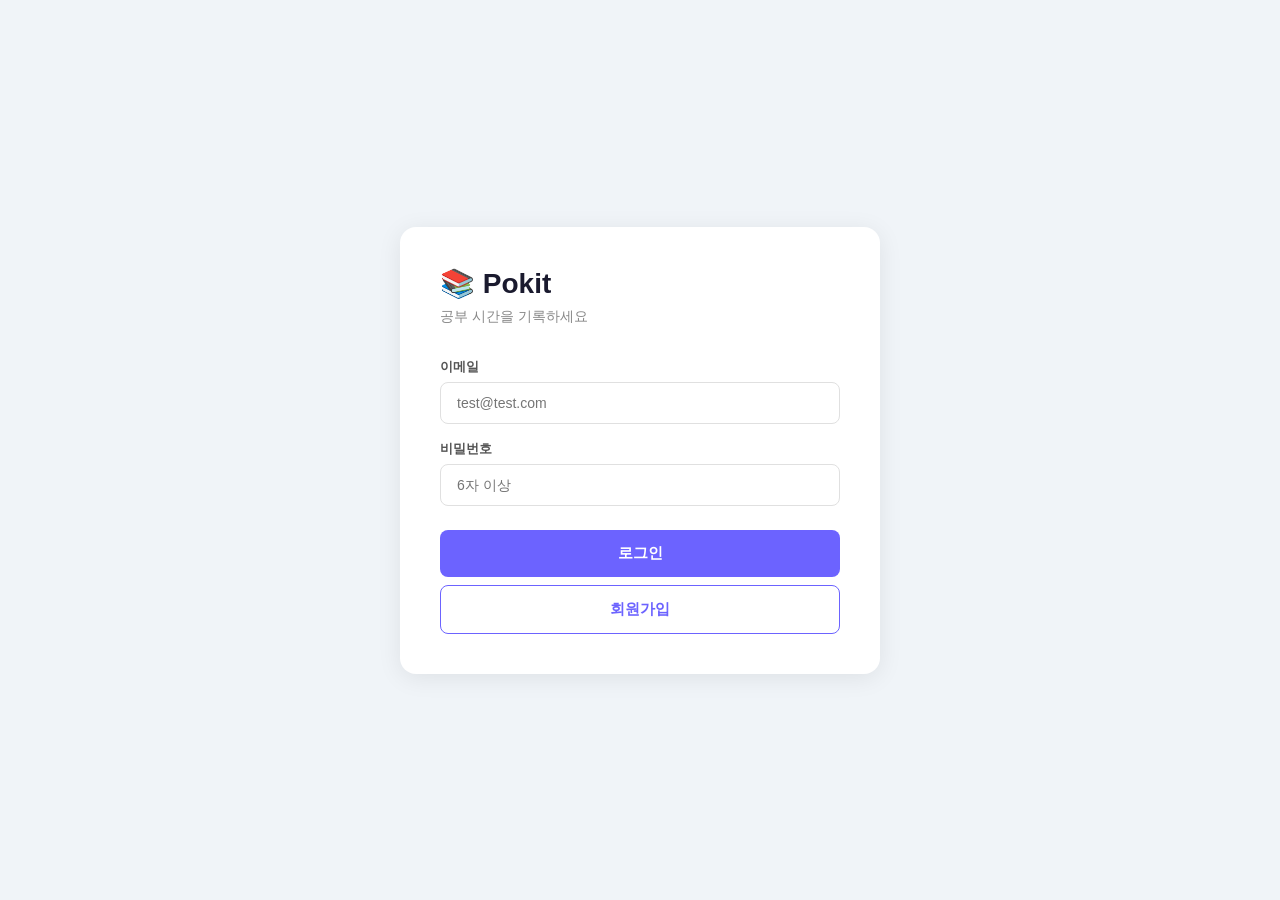
<file: frontend/index.html>
<!DOCTYPE html>
<html lang="ko">
<head>
    <meta charset="UTF-8">
    <meta name="viewport" content="width=device-width, initial-scale=1.0">
    <title>Pokit - 공부 타이머</title>
    <link rel="stylesheet" href="style.css">
</head>
<body>
<div class="container">
    <h1>📚 Pokit</h1>
    <p class="subtitle">공부 시간을 기록하세요</p>

    <!-- 로그인 폼 -->
    <div id="loginForm">
        <div class="form-group">
            <label>이메일</label>
            <input type="email" id="loginEmail" placeholder="test@test.com">
        </div>
        <div class="form-group">
            <label>비밀번호</label>
            <input type="password" id="loginPassword" placeholder="6자 이상">
        </div>
        <button onclick="login()">로그인</button>
        <button class="secondary" onclick="showSignup()">회원가입</button>
        <div id="loginMessage" class="message"></div>
    </div>

    <!-- 회원가입 폼 -->
    <div id="signupForm" style="display:none;">
        <div class="form-group">
            <label>이메일</label>
            <input type="email" id="signupEmail" placeholder="test@test.com">
        </div>
        <div class="form-group">
            <label>비밀번호</label>
            <input type="password" id="signupPassword" placeholder="6자 이상">
        </div>
        <div class="form-group">
            <label>닉네임</label>
            <input type="text" id="signupNickname" placeholder="2~10자">
        </div>
        <button onclick="signup()">회원가입</button>
        <button class="secondary" onclick="showLogin()">로그인으로 돌아가기</button>
        <div id="signupMessage" class="message"></div>
    </div>
</div>

<script>
    const API_URL = 'https://pokit.up.railway.app';

    function showSignup() {
        document.getElementById('loginForm').style.display = 'none';
        document.getElementById('signupForm').style.display = 'block';
    }

    function showLogin() {
        document.getElementById('signupForm').style.display = 'none';
        document.getElementById('loginForm').style.display = 'block';
    }

    function showMessage(id, message, isSuccess) {
        const el = document.getElementById(id);
        el.textContent = message;
        el.className = `message ${isSuccess ? 'success' : 'error'}`;
        el.style.display = 'block';
    }

    async function login() {
        const email = document.getElementById('loginEmail').value;
        const password = document.getElementById('loginPassword').value;

        try {
            const res = await fetch(`${API_URL}/api/auth/login`, {
                method: 'POST',
                headers: { 'Content-Type': 'application/json' },
                body: JSON.stringify({ email, password })
            });

            const token = await res.text();

            if (res.ok) {
                localStorage.setItem('token', token);
                localStorage.setItem('email', email);
                window.location.href = 'timer.html';
            } else {
                showMessage('loginMessage', '로그인 실패: ' + token, false);
            }
        } catch (e) {
            showMessage('loginMessage', '서버 연결 실패', false);
        }
    }

    async function signup() {
        const email = document.getElementById('signupEmail').value;
        const password = document.getElementById('signupPassword').value;
        const nickname = document.getElementById('signupNickname').value;

        try {
            const res = await fetch(`${API_URL}/api/auth/signup`, {
                method: 'POST',
                headers: { 'Content-Type': 'application/json' },
                body: JSON.stringify({ email, password, nickname })
            });

            const result = await res.text();

            if (res.ok) {
                showMessage('signupMessage', '회원가입 성공! 로그인해주세요.', true);
                setTimeout(showLogin, 1500);
            } else {
                showMessage('signupMessage', '회원가입 실패: ' + result, false);
            }
        } catch (e) {
            showMessage('signupMessage', '서버 연결 실패', false);
        }
    }
</script>
</body>
</html>
</file>
<file: frontend/style.css>
* {
    margin: 0;
    padding: 0;
    box-sizing: border-box;
}

body {
    font-family: 'Segoe UI', sans-serif;
    background-color: #f0f4f8;
    color: #333;
    min-height: 100vh;
    display: flex;
    justify-content: center;
    align-items: center;
}

.container {
    background: white;
    border-radius: 16px;
    padding: 40px;
    width: 100%;
    max-width: 480px;
    box-shadow: 0 4px 24px rgba(0,0,0,0.08);
}

h1 {
    font-size: 28px;
    font-weight: 700;
    margin-bottom: 8px;
    color: #1a1a2e;
}

.subtitle {
    color: #888;
    margin-bottom: 32px;
    font-size: 14px;
}

.form-group {
    margin-bottom: 16px;
}

label {
    display: block;
    font-size: 13px;
    font-weight: 600;
    margin-bottom: 6px;
    color: #555;
}

input {
    width: 100%;
    padding: 12px 16px;
    border: 1.5px solid #e0e0e0;
    border-radius: 8px;
    font-size: 14px;
    transition: border-color 0.2s;
    outline: none;
}

input:focus {
    border-color: #6c63ff;
}

button {
    width: 100%;
    padding: 14px;
    background: #6c63ff;
    color: white;
    border: none;
    border-radius: 8px;
    font-size: 15px;
    font-weight: 600;
    cursor: pointer;
    transition: background 0.2s;
    margin-top: 8px;
}

button:hover {
    background: #5a52d5;
}

button.secondary {
    background: white;
    color: #6c63ff;
    border: 1.5px solid #6c63ff;
    margin-top: 8px;
}

button.secondary:hover {
    background: #f5f4ff;
}

button.danger {
    background: #ff4757;
}

button.danger:hover {
    background: #e84353;
}

.message {
    padding: 12px 16px;
    border-radius: 8px;
    font-size: 13px;
    margin-top: 16px;
    display: none;
}

.message.success {
    background: #e8f5e9;
    color: #2e7d32;
}

.message.error {
    background: #ffebee;
    color: #c62828;
}

.nav {
    display: flex;
    gap: 8px;
    margin-bottom: 24px;
}

.nav a {
    text-decoration: none;
    color: #888;
    font-size: 13px;
    padding: 6px 12px;
    border-radius: 6px;
    transition: all 0.2s;
}

.nav a.active {
    background: #f0efff;
    color: #6c63ff;
    font-weight: 600;
}

.stat-card {
    background: #f8f7ff;
    border-radius: 12px;
    padding: 20px;
    margin-bottom: 12px;
    display: flex;
    justify-content: space-between;
    align-items: center;
}

.stat-label {
    font-size: 13px;
    color: #888;
}

.stat-value {
    font-size: 24px;
    font-weight: 700;
    color: #6c63ff;
}

.timer-display {
    text-align: center;
    padding: 40px 0;
}

.timer-time {
    font-size: 72px;
    font-weight: 700;
    color: #1a1a2e;
    letter-spacing: -2px;
}

.timer-label {
    font-size: 14px;
    color: #888;
    margin-top: 8px;
}

.timer-buttons {
    display: flex;
    gap: 12px;
    margin-top: 24px;
}

.timer-buttons button {
    flex: 1;
    margin-top: 0;
}

.record-item {
    padding: 16px;
    border: 1.5px solid #f0f0f0;
    border-radius: 10px;
    margin-bottom: 8px;
    display: flex;
    justify-content: space-between;
    align-items: center;
}

.record-date {
    font-size: 12px;
    color: #aaa;
    margin-top: 4px;
}

.divider {
    text-align: center;
    color: #ccc;
    font-size: 12px;
    margin: 16px 0;
    position: relative;
}

.logout-btn {
    background: none;
    border: none;
    color: #aaa;
    font-size: 12px;
    cursor: pointer;
    text-align: right;
    width: auto;
    padding: 0;
    margin-bottom: 16px;
}
</file>
